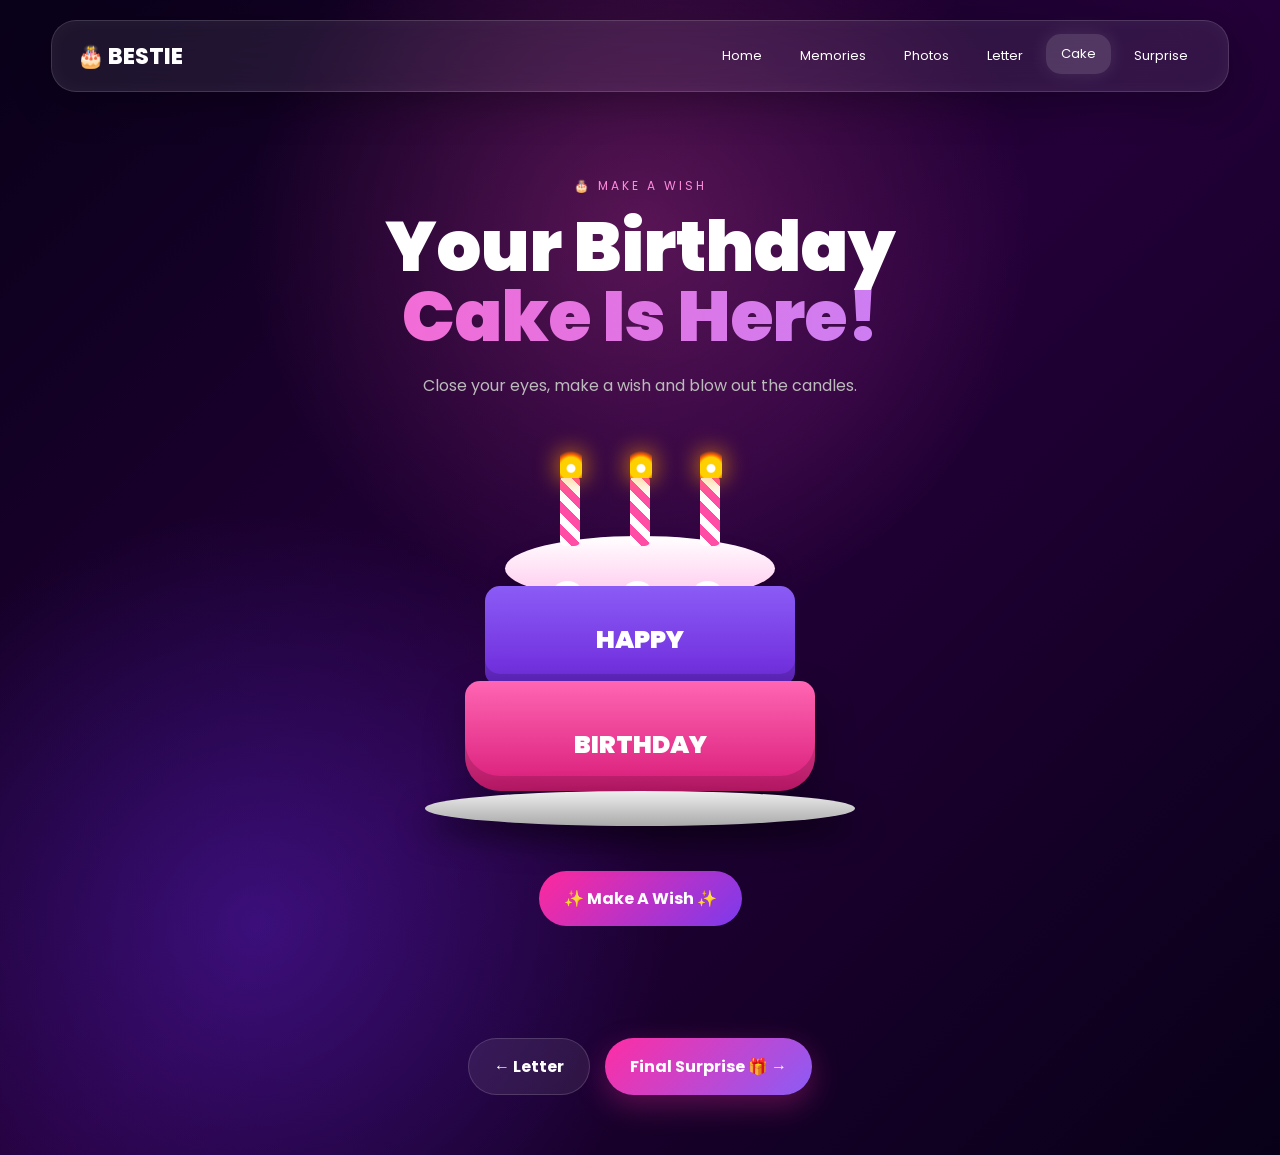
<file: cake.html>
<!DOCTYPE html>
<html lang="en">

<head>

    <meta charset="UTF-8">
    <meta name="viewport" content="width=device-width, initial-scale=1.0">

    <title>Birthday Cake 🎂</title>

    <link rel="stylesheet" href="css/style.css">

</head>

<body class="page-cake">

    <canvas id="fireworks"></canvas>

    <div id="confetti-container"></div>
    <div id="balloon-container"></div>


    <nav class="navbar">

        <div class="logo">
            🎂 BESTIE
        </div>

        <div class="nav-links">

            <a href="index.html">Home</a>
            <a href="memories.html">Memories</a>
            <a href="photo.html">Photos</a>
            <a href="letter.html">Letter</a>

            <a class="active" href="cake.html">
                Cake
            </a>

            <a href="surprise.html">Surprise</a>

        </div>

    </nav>


    <section class="cake-section">

        <div class="section-heading">

            <span>🎂 MAKE A WISH</span>

            <h1>
                Your Birthday
                <span>Cake Is Here!</span>
            </h1>

            <p>
                Close your eyes, make a wish and blow out
                the candles.
            </p>

        </div>


        <div class="cake-wrapper">

            <div class="candle candle-one">
                <div class="flame"></div>
            </div>

            <div class="candle candle-two">
                <div class="flame"></div>
            </div>

            <div class="candle candle-three">
                <div class="flame"></div>
            </div>


            <div class="cake-top">

                <div class="cream cream-one"></div>
                <div class="cream cream-two"></div>
                <div class="cream cream-three"></div>

            </div>


            <div class="cake-middle">

                <div class="cake-decoration"></div>

                <span>HAPPY</span>

            </div>


            <div class="cake-bottom">

                <span>
                    BIRTHDAY
                </span>

            </div>

            <div class="plate"></div>

        </div>


        <button class="wish-btn" onclick="makeWish()">
            ✨ Make A Wish ✨
        </button>


        <div id="wishMessage" class="wish-message">

            🎉 Your wish has been sent into the universe! 🎉

        </div>


        <div class="navigation-buttons">

            <a href="letter.html" class="secondary-btn">
                ← Letter
            </a>

            <a href="surprise.html" class="main-btn">
                Final Surprise 🎁 →
            </a>

        </div>

    </section>


    <script src="js/script.js"></script>

</body>
</html>
</file>
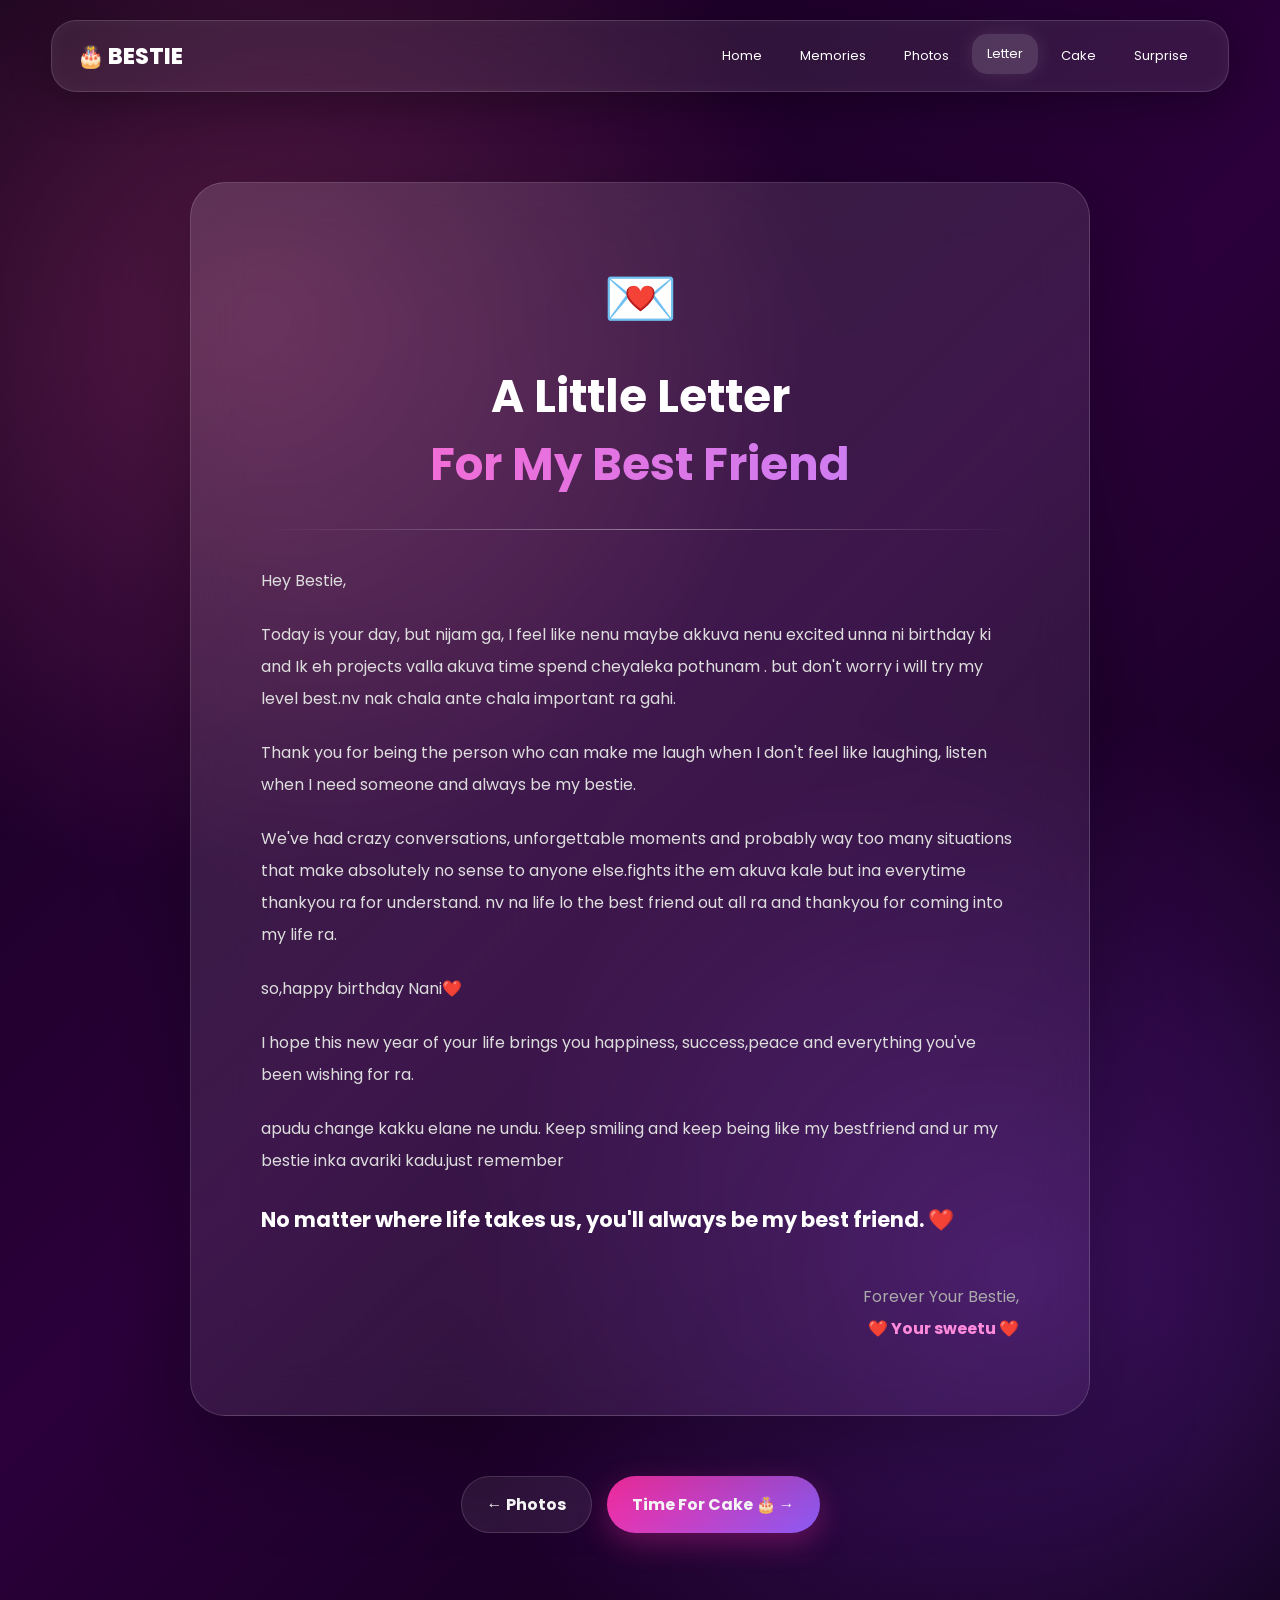
<file: letter.html>
<!DOCTYPE html>
<html lang="en">

<head>

    <meta charset="UTF-8">
    <meta name="viewport" content="width=device-width, initial-scale=1.0">

    <title>A Letter For You 💌</title>

    <link rel="stylesheet" href="css/style.css">

</head>

<body class="page-letter">

    <canvas id="fireworks"></canvas>

    <div id="confetti-container"></div>
    <div id="balloon-container"></div>


    <nav class="navbar">

        <div class="logo">
            🎂 BESTIE
        </div>

        <div class="nav-links">

            <a href="index.html">Home</a>
            <a href="memories.html">Memories</a>
            <a href="photo.html">Photos</a>

            <a class="active" href="letter.html">
                Letter
            </a>

            <a href="cake.html">Cake</a>
            <a href="surprise.html">Surprise</a>

        </div>

    </nav>


    <section class="letter-section">

        <div class="letter-card">

            <div class="letter-top">
                💌
            </div>

            <h1>
                A Little Letter
                <span>For My Best Friend</span>
            </h1>

            <div class="letter-line"></div>

            <p>
                Hey Bestie,
            </p>

            <p>
                Today is your day, but nijam ga, I feel like
                nenu maybe akkuva nenu excited unna ni birthday ki and Ik eh projects valla akuva time spend cheyaleka pothunam .
                but don't worry i will try my level best.nv nak chala ante chala important ra gahi.
            </p>

            <p>
                Thank you for being the person who can make me
                laugh when I don't feel like laughing, listen
                when I need someone and always be my bestie.
            </p>

            <p>
                We've had crazy conversations,
                unforgettable moments and probably way too many
                situations that make absolutely no sense to anyone
                else.fights ithe em akuva kale but ina everytime thankyou ra for understand.
                nv na life lo the best friend out all ra and thankyou for coming into my life ra.
            </p>

            <p>
                so,happy birthday Nani❤️
            </p>

            <p>
                I hope this new year of your life brings you
                happiness, success,peace and
                everything you've been wishing for ra.
            </p>

            <p>
                apudu change kakku elane ne undu.
                Keep smiling and keep being
                like my bestfriend and ur my bestie inka avariki kadu.just remember
            </p>

            <p class="highlight-letter">
                No matter where life takes us,
                you'll always be my best friend. ❤️
            </p>

            <div class="signature">

                Forever Your Bestie,
                <br>

                <strong>❤️ Your sweetu ❤️</strong>

            </div>

        </div>


        <div class="navigation-buttons">

            <a href="photo.html" class="secondary-btn">
                ← Photos
            </a>

            <a href="cake.html" class="main-btn">
                Time For Cake 🎂 →
            </a>

        </div>

    </section>


    <script src="js/script.js"></script>

</body>
</html>
</file>
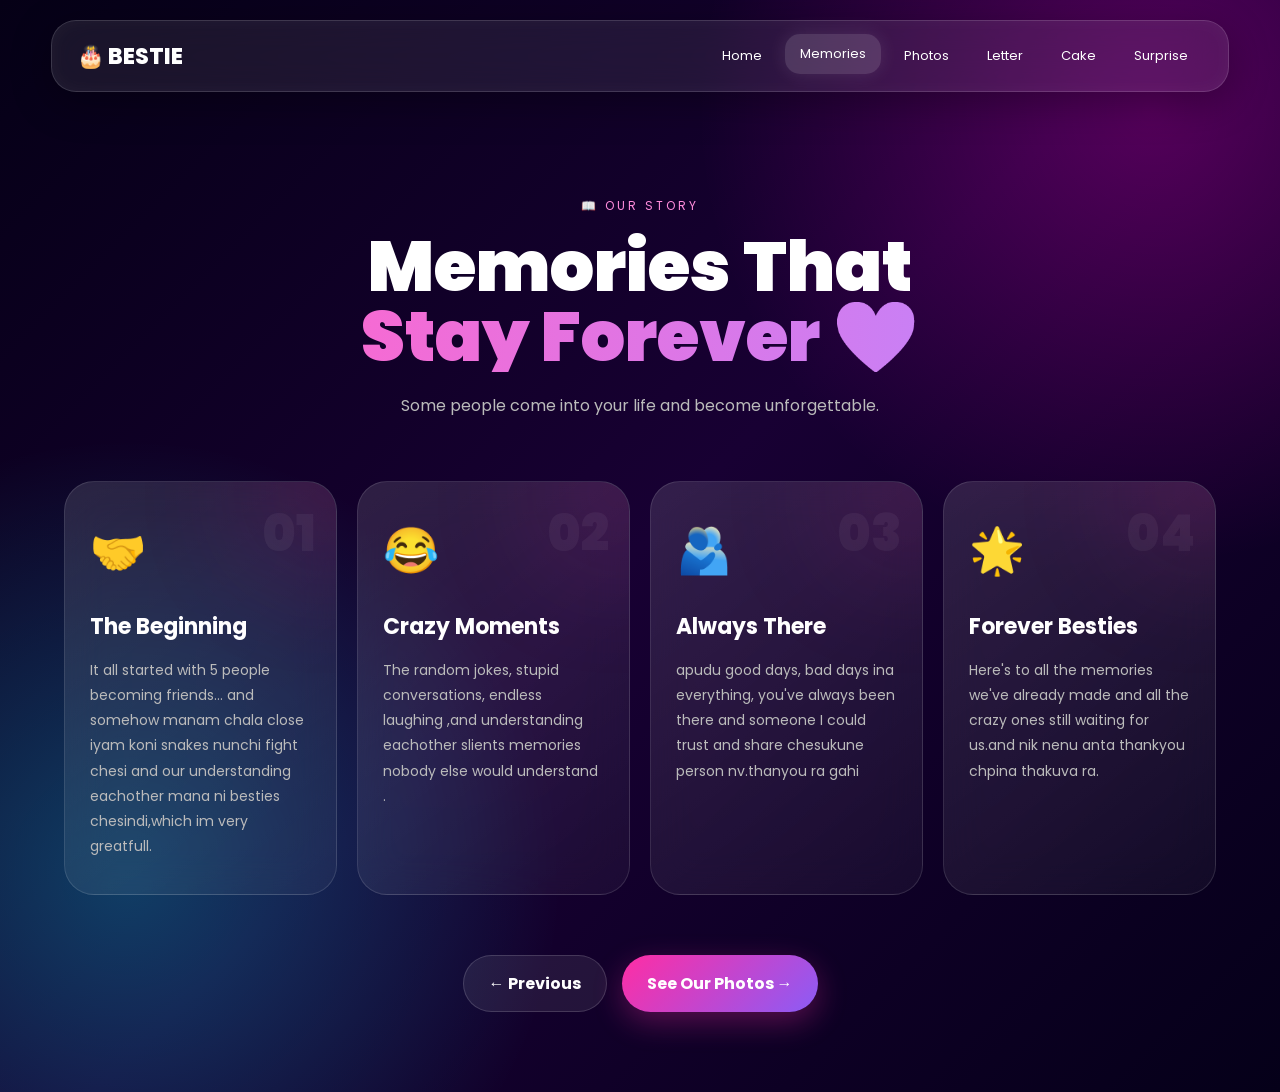
<file: memories.html>
<!DOCTYPE html>
<html lang="en">

<head>

    <meta charset="UTF-8">
    <meta name="viewport" content="width=device-width, initial-scale=1.0">

    <title>Our Memories ❤️</title>

    <link rel="stylesheet" href="css/style.css">

</head>

<body class="page-memories">

    <canvas id="fireworks"></canvas>

    <div id="confetti-container"></div>
    <div id="balloon-container"></div>

    <nav class="navbar">

        <div class="logo">
            🎂 BESTIE
        </div>

        <div class="nav-links">

            <a href="index.html">Home</a>

            <a class="active" href="memories.html">
                Memories
            </a>

            <a href="photo.html">
                Photos
            </a>

            <a href="letter.html">
                Letter
            </a>

            <a href="cake.html">
                Cake
            </a>

            <a href="surprise.html">
                Surprise
            </a>

        </div>

    </nav>


    <section class="section">

        <div class="section-heading">

            <span>📖 OUR STORY</span>

            <h1>
                Memories That
                <span>Stay Forever ❤️</span>
            </h1>

            <p>
                Some people come into your life and become
                unforgettable.
            </p>

        </div>


        <div class="memory-grid">

            <div class="memory-card">

                <div class="memory-number">
                    01
                </div>

                <div class="memory-icon">
                    🤝
                </div>

                <h2>
                    The Beginning
                </h2>

                <p>
                    It all started with 5 people becoming
                    friends... and somehow manam chala close iyam
                    koni snakes nunchi fight chesi and our understanding eachother
                    mana ni besties chesindi,which im very greatfull.
                </p>

            </div>


            <div class="memory-card">

                <div class="memory-number">
                    02
                </div>

                <div class="memory-icon">
                    😂
                </div>

                <h2>
                    Crazy Moments
                </h2>

                <p>
                    The random jokes, stupid conversations,
                    endless laughing ,and understanding eachother slients memories nobody
                    else would understand .
                </p>

            </div>


            <div class="memory-card">

                <div class="memory-number">
                    03
                </div>

                <div class="memory-icon">
                    🫂
                </div>

                <h2>
                    Always There
                </h2>

                <p>
                    apudu good days, bad days ina everything, 
                    you've always been there and someone I could
                    trust and share chesukune person nv.thanyou ra gahi <div class=""></div>
                </p>

            </div>


            <div class="memory-card">

                <div class="memory-number">
                    04
                </div>

                <div class="memory-icon">
                    🌟
                </div>

                <h2>
                    Forever Besties
                </h2>

                <p>
                    Here's to all the memories we've already
                    made and all the crazy ones still waiting
                    for us.and nik nenu anta thankyou chpina thakuva ra.
                </p>

            </div>

        </div>


        <div class="navigation-buttons">

            <a href="index.html" class="secondary-btn">
                ← Previous
            </a>

            <a href="photo.html" class="main-btn">
                See Our Photos →
            </a>

        </div>

    </section>


    <script src="js/script.js"></script>

</body>
</html>
</file>
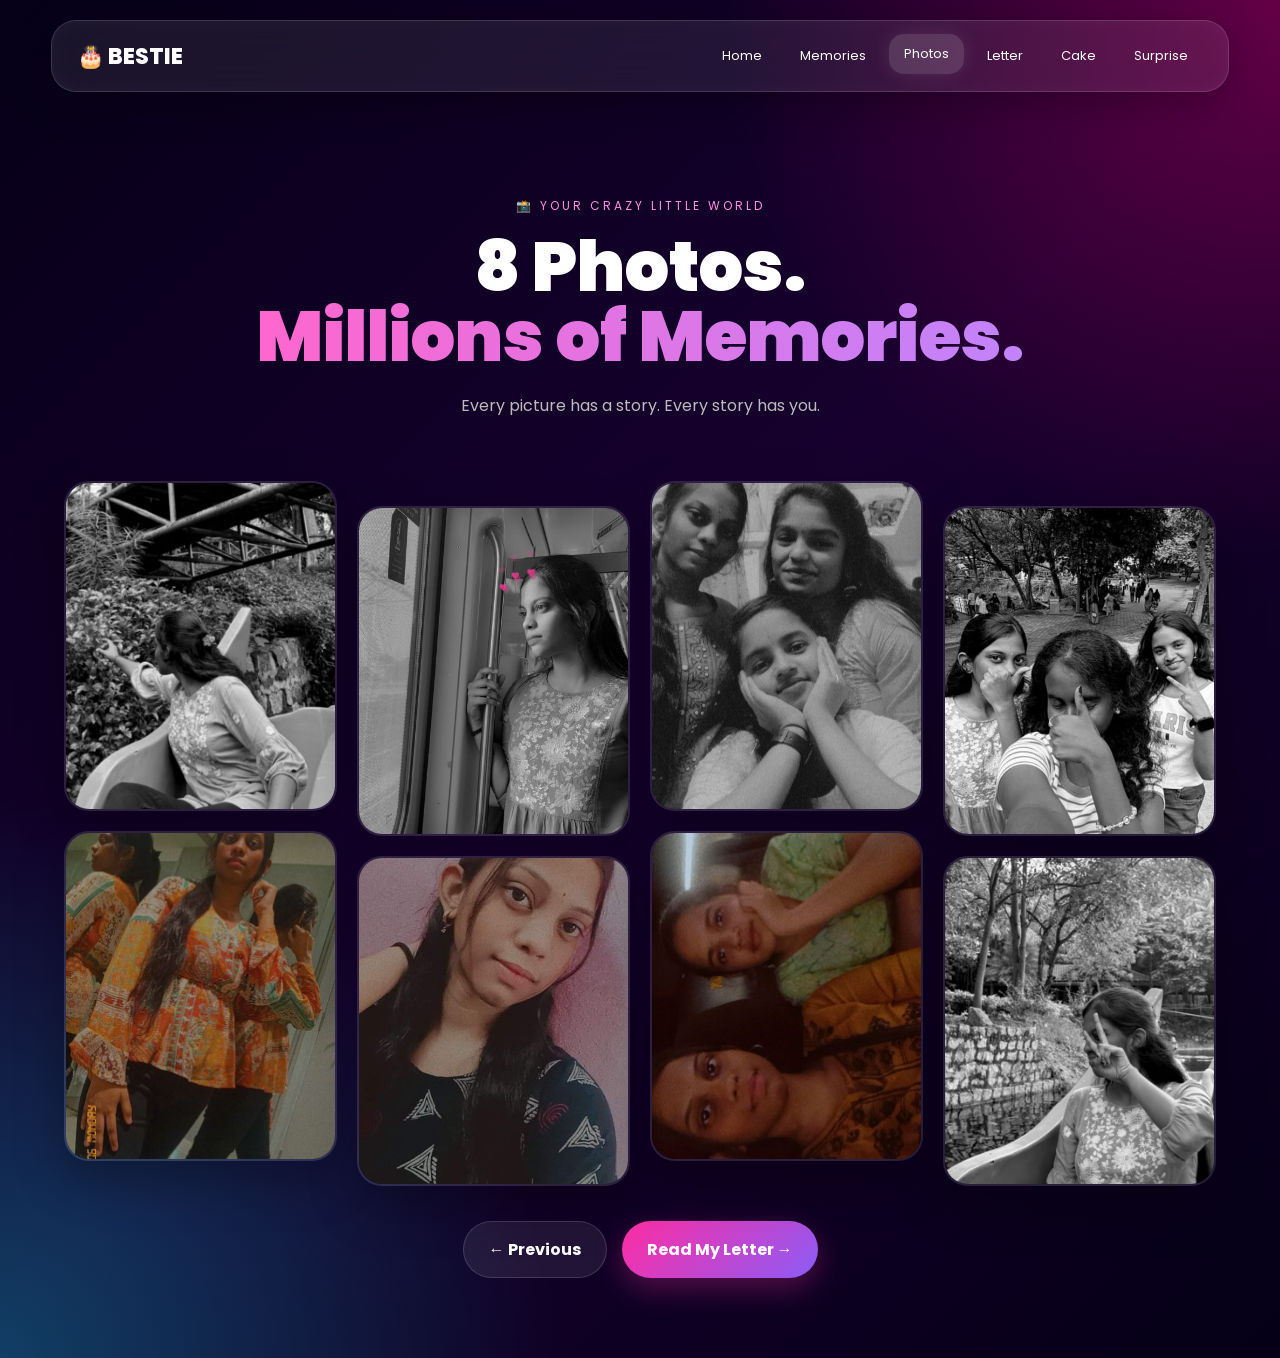
<file: photo.html>
<!DOCTYPE html>
<html lang="en">

<head>

    <meta charset="UTF-8">
    <meta name="viewport" content="width=device-width, initial-scale=1.0">

    <title>Our Photos 📸</title>

    <link rel="stylesheet" href="css/style.css">

</head>

<body class="page-photos">

    <canvas id="fireworks"></canvas>

    <div id="confetti-container"></div>
    <div id="balloon-container"></div>

    <nav class="navbar">

        <div class="logo">
            🎂 BESTIE
        </div>

        <div class="nav-links">

            <a href="index.html">Home</a>
            <a href="memories.html">Memories</a>

            <a class="active" href="photo.html">
                Photos
            </a>

            <a href="letter.html">Letter</a>
            <a href="cake.html">Cake</a>
            <a href="surprise.html">Surprise</a>

        </div>

    </nav>


    <section class="section photo-section">

        <div class="section-heading">

            <span>📸 YOUR CRAZY LITTLE WORLD</span>

            <h1>
                8 Photos.
                <span>Millions of Memories.</span>
            </h1>

            <p>
                Every picture has a story. Every story has you.
            </p>

        </div>


        <div class="gallery">

            <div class="gallery-item">
                <img src="images/photo1.jpg" alt="Memory 1">
                <div class="photo-overlay">
                    <span>Memory #01 ❤️</span>
                </div>
            </div>


            <div class="gallery-item">
                <img src="images/photo2.jpg" alt="Memory 2">
                <div class="photo-overlay">
                    <span>Memory #02 😎</span>
                </div>
            </div>


            <div class="gallery-item">
                <img src="images/photo3.jpg" alt="Memory 3">
                <div class="photo-overlay">
                    <span>Memory #03 😂</span>
                </div>
            </div>


            <div class="gallery-item">
                <img src="images/photo4.jpg" alt="Memory 4">
                <div class="photo-overlay">
                    <span>Memory #04 🫂</span>
                </div>
            </div>


            <div class="gallery-item">
                <img src="images/photo5.jpg" alt="Memory 5">
                <div class="photo-overlay">
                    <span>Memory #05 🔥</span>
                </div>
            </div>


            <div class="gallery-item">
                <img src="images/photo6.jpg" alt="Memory 6">
                <div class="photo-overlay">
                    <span>Memory #06 🤣</span>
                </div>
            </div>


            <div class="gallery-item">
                <img src="images/photo7.jpg" alt="Memory 7">
                <div class="photo-overlay">
                    <span>Memory #07 🥳</span>
                </div>
            </div>


            <div class="gallery-item">
                <img src="images/photo8.jpg" alt="Memory 8">
                <div class="photo-overlay">
                    <span>Memory #08 ⭐</span>
                </div>
            </div>

        </div>


        <div class="navigation-buttons">

            <a href="memories.html" class="secondary-btn">
                ← Previous
            </a>

            <a href="letter.html" class="main-btn">
                Read My Letter →
            </a>

        </div>

    </section>


    <script src="js/script.js"></script>

</body>
</html>
</file>
<file: css/style.css>
@import url('https://fonts.googleapis.com/css2?family=Poppins:wght@300;400;500;600;700;800;900&family=Pacifico&display=swap');


* {
    margin: 0;
    padding: 0;
    box-sizing: border-box;
}


html {
    scroll-behavior: smooth;
}


body {
    font-family: 'Poppins', sans-serif;
    min-height: 100vh;
    color: white;
    overflow-x: hidden;
    background:
        radial-gradient(circle at top left, #ff3cac, transparent 35%),
        radial-gradient(circle at bottom right, #784ba0, transparent 40%),
        linear-gradient(135deg, #08001f, #16002f, #09001c);
}


/* =========================
   PAGE BACKGROUNDS
========================= */

.page-home {
    background:
        radial-gradient(circle at 20% 20%, #ff4ecd55, transparent 30%),
        radial-gradient(circle at 80% 80%, #7b2cff66, transparent 35%),
        linear-gradient(135deg, #090019, #22003d, #080018);
}


.page-memories {
    background:
        radial-gradient(circle at 10% 80%, #00eaff44, transparent 30%),
        radial-gradient(circle at 90% 10%, #ff00cc44, transparent 30%),
        linear-gradient(135deg, #050016, #180033, #050019);
}


.page-photos {
    background:
        radial-gradient(circle at top right, #ff007755, transparent 30%),
        radial-gradient(circle at bottom left, #00eaff44, transparent 30%),
        linear-gradient(135deg, #060018, #17002e, #050017);
}


.page-letter {
    background:
        radial-gradient(circle at 20% 20%, #ff5fae44, transparent 35%),
        radial-gradient(circle at 80% 80%, #9333ea55, transparent 35%),
        linear-gradient(135deg, #100016, #2b003b, #0a0012);
}


.page-cake {
    background:
        radial-gradient(circle at 50% 20%, #ff4dbe44, transparent 35%),
        radial-gradient(circle at 20% 80%, #6c2cff55, transparent 30%),
        linear-gradient(135deg, #090019, #240039, #080018);
}


.page-surprise {
    background:
        radial-gradient(circle at center, #ff00aa55, transparent 35%),
        radial-gradient(circle at top left, #00eaff44, transparent 30%),
        linear-gradient(135deg, #070014, #25003e, #090018);
}


/* =========================
   NAVBAR
========================= */

.navbar {
    position: relative;
    z-index: 1000;

    width: 92%;
    max-width: 1250px;

    margin: 20px auto;

    padding: 15px 25px;

    display: flex;
    align-items: center;
    justify-content: space-between;

    border: 1px solid rgba(255,255,255,.15);

    border-radius: 25px;

    background: rgba(255,255,255,.08);

    backdrop-filter: blur(20px);

    box-shadow:
        0 10px 40px rgba(0,0,0,.3),
        inset 0 0 20px rgba(255,255,255,.04);
}


.logo {
    font-size: 22px;
    font-weight: 800;
}


.nav-links {
    display: flex;
    gap: 8px;
}


.nav-links a {
    color: white;
    text-decoration: none;

    padding: 10px 15px;

    border-radius: 15px;

    font-size: 13px;

    transition: .3s;
}


.nav-links a:hover,
.nav-links a.active {
    background: rgba(255,255,255,.15);

    box-shadow:
        0 0 20px rgba(255,255,255,.1);

    transform: translateY(-2px);
}


/* =========================
   HERO
========================= */

.hero {
    min-height: calc(100vh - 100px);

    width: 90%;
    max-width: 1200px;

    margin: auto;

    display: flex;
    align-items: center;
    justify-content: space-between;

    gap: 70px;
}


.hero-content {
    flex: 1;
}


.small-title {
    display: inline-block;

    padding: 10px 18px;

    border-radius: 50px;

    background: rgba(255,255,255,.1);

    border: 1px solid rgba(255,255,255,.15);

    font-size: 12px;

    letter-spacing: 2px;

    margin-bottom: 25px;
}


.hero h1 {
    font-size: clamp(50px, 7vw, 90px);

    line-height: .95;

    font-weight: 900;

    letter-spacing: -4px;

    margin-bottom: 30px;
}


.hero h1 span,
.section-heading h1 span,
.surprise-content h1 span,
.letter-card h1 span {
    display: block;

    background:
        linear-gradient(
            90deg,
            #ff66cc,
            #c084fc,
            #67e8f9,
            #ff66cc
        );

    background-size: 300%;

    -webkit-background-clip: text;
    background-clip: text;

    color: transparent;

    animation: gradientMove 5s infinite linear;
}


@keyframes gradientMove {

    0% {
        background-position: 0%;
    }

    100% {
        background-position: 300%;
    }

}


.hero-subtitle {
    color: #ddd;

    font-size: 18px;

    max-width: 550px;

    line-height: 1.8;

    margin-bottom: 25px;
}


.birthday-badge {
    display: inline-block;

    padding: 12px 20px;

    border-radius: 50px;

    background: rgba(255,255,255,.08);

    border: 1px solid rgba(255,255,255,.15);

    margin-bottom: 30px;

    font-size: 13px;
}


.hero-buttons {
    display: flex;
    gap: 15px;
    flex-wrap: wrap;
}


/* =========================
   BUTTONS
========================= */

.main-btn,
.secondary-btn,
.music-btn,
.wish-btn,
.celebrate-btn {

    border: none;

    text-decoration: none;

    display: inline-flex;

    align-items: center;

    justify-content: center;

    padding: 15px 25px;

    border-radius: 50px;

    color: white;

    font-family: inherit;

    font-weight: 700;

    cursor: pointer;

    transition: .3s;

}


.main-btn {

    background:
        linear-gradient(
            135deg,
            #ff2da4,
            #8b5cf6
        );

    box-shadow:
        0 10px 30px rgba(255,45,164,.3);
}


.secondary-btn,
.music-btn {

    background: rgba(255,255,255,.08);

    border: 1px solid rgba(255,255,255,.15);
}


.main-btn:hover,
.secondary-btn:hover,
.music-btn:hover,
.wish-btn:hover,
.celebrate-btn:hover {

    transform: translateY(-5px) scale(1.03);

    box-shadow:
        0 15px 40px rgba(255,255,255,.15);
}


/* =========================
   HERO PHOTO
========================= */

.hero-photo {
    width: 400px;
    height: 500px;

    position: relative;

    flex-shrink: 0;
}


.hero-photo img {
    width: 100%;
    height: 100%;

    object-fit: cover;

    border-radius: 40px;

    border: 5px solid rgba(255,255,255,.15);

    box-shadow:
        0 30px 80px rgba(0,0,0,.5),
        0 0 60px rgba(255,0,180,.2);

    transform: rotate(3deg);

    transition: .5s;
}


.hero-photo:hover img {
    transform:
        rotate(0deg)
        scale(1.03);
}


.photo-glow {
    position: absolute;

    inset: -30px;

    border-radius: 50px;

    background:
        linear-gradient(
            135deg,
            #ff00cc,
            #7c3aed,
            #00eaff
        );

    filter: blur(60px);

    opacity: .3;

    z-index: -1;
}


.photo-tag {
    position: absolute;

    bottom: 20px;
    left: 50%;

    transform: translateX(-50%);

    white-space: nowrap;

    padding: 12px 20px;

    border-radius: 50px;

    background: rgba(10,0,20,.75);

    backdrop-filter: blur(10px);

    border: 1px solid rgba(255,255,255,.2);

    font-size: 12px;
}


/* =========================
   SECTION
========================= */

.section {

    width: 90%;
    max-width: 1200px;

    margin: auto;

    padding: 80px 0;
}


.section-heading {
    text-align: center;

    max-width: 800px;

    margin: 0 auto 60px;
}


.section-heading > span {
    font-size: 12px;

    letter-spacing: 3px;

    color: #ff8bdc;
}


.section-heading h1 {

    font-size: clamp(40px, 6vw, 70px);

    line-height: 1;

    margin: 15px 0 20px;

    font-weight: 900;
}


.section-heading p {
    color: #bbb;

    line-height: 1.8;
}


/* =========================
   MEMORY CARDS
========================= */

.memory-grid {

    display: grid;

    grid-template-columns:
        repeat(4, 1fr);

    gap: 20px;
}


.memory-card {

    position: relative;

    padding: 35px 25px;

    min-height: 300px;

    border-radius: 30px;

    background:
        linear-gradient(
            145deg,
            rgba(255,255,255,.12),
            rgba(255,255,255,.04)
        );

    border: 1px solid rgba(255,255,255,.12);

    backdrop-filter: blur(20px);

    overflow: hidden;

    transition: .4s;
}


.memory-card::before {

    content: "";

    position: absolute;

    width: 120px;
    height: 120px;

    border-radius: 50%;

    background: #ff2db2;

    filter: blur(70px);

    opacity: .25;

    right: -50px;
    top: -50px;
}


.memory-card:hover {

    transform:
        translateY(-12px)
        rotate(-1deg);

    border-color: rgba(255,255,255,.3);

    box-shadow:
        0 25px 60px rgba(0,0,0,.3);
}


.memory-number {

    position: absolute;

    right: 20px;
    top: 15px;

    font-size: 50px;

    font-weight: 900;

    color: rgba(255,255,255,.05);
}


.memory-icon {

    font-size: 45px;

    margin-bottom: 25px;
}


.memory-card h2 {

    margin-bottom: 15px;

    font-size: 22px;
}


.memory-card p {

    color: #bbb;

    line-height: 1.8;

    font-size: 14px;
}


/* =========================
   PHOTO GALLERY
========================= */

.gallery {

    display: grid;

    grid-template-columns:
        repeat(4, 1fr);

    gap: 20px;
}


.gallery-item {

    position: relative;

    height: 330px;

    overflow: hidden;

    border-radius: 25px;

    border: 2px solid rgba(255,255,255,.12);

    box-shadow:
        0 20px 50px rgba(0,0,0,.3);

    transition: .4s;
}


.gallery-item:nth-child(even) {
    transform: translateY(25px);
}


.gallery-item:hover {

    transform:
        translateY(-10px)
        scale(1.03);

    z-index: 10;
}


.gallery-item img {

    width: 100%;
    height: 100%;

    object-fit: cover;

    transition: .6s;
}


.gallery-item:hover img {
    transform: scale(1.12);
}


.photo-overlay {

    position: absolute;

    bottom: 0;
    left: 0;
    right: 0;

    padding: 30px 20px 20px;

    background:
        linear-gradient(
            transparent,
            rgba(0,0,0,.8)
        );

    opacity: 0;

    transition: .4s;
}


.gallery-item:hover .photo-overlay {
    opacity: 1;
}


/* =========================
   LETTER
========================= */

.letter-section {

    width: 90%;

    max-width: 900px;

    margin: auto;

    padding: 70px 0;
}


.letter-card {

    position: relative;

    padding: 70px;

    border-radius: 35px;

    background:
        linear-gradient(
            135deg,
            rgba(255,255,255,.13),
            rgba(255,255,255,.05)
        );

    border: 1px solid rgba(255,255,255,.15);

    backdrop-filter: blur(25px);

    box-shadow:
        0 30px 100px rgba(0,0,0,.35);
}


.letter-top {

    font-size: 60px;

    text-align: center;

    margin-bottom: 20px;
}


.letter-card h1 {

    text-align: center;

    font-size: 45px;

    margin-bottom: 30px;
}


.letter-line {

    height: 1px;

    background:
        linear-gradient(
            90deg,
            transparent,
            rgba(255,255,255,.4),
            transparent
        );

    margin-bottom: 35px;
}


.letter-card p {

    color: #ddd;

    line-height: 2;

    font-size: 16px;

    margin-bottom: 22px;
}


.highlight-letter {

    font-size: 21px !important;

    color: white !important;

    font-weight: 700;
}


.signature {

    margin-top: 40px;

    text-align: right;

    color: #aaa;

    line-height: 2;
}


.signature strong {
    color: #ff8bdc;
}


/* =========================
   CAKE
========================= */

.cake-section {

    width: 90%;

    max-width: 900px;

    margin: auto;

    padding: 60px 0;

    text-align: center;
}


.cake-wrapper {

    position: relative;

    width: 420px;

    height: 370px;

    margin: 70px auto 30px;
}


.plate {

    position: absolute;

    width: 430px;
    height: 35px;

    bottom: 15px;
    left: -5px;

    border-radius: 50%;

    background:
        linear-gradient(
            #eee,
            #aaa
        );

    box-shadow:
        0 15px 30px rgba(0,0,0,.5);
}


.cake-bottom {

    position: absolute;

    bottom: 50px;

    left: 35px;

    width: 350px;

    height: 110px;

    border-radius:
        15px 15px 35px 35px;

    background:
        linear-gradient(
            180deg,
            #ff66b3,
            #d81b78
        );

    box-shadow:
        inset 0 -15px rgba(0,0,0,.15),
        0 20px 40px rgba(0,0,0,.3);
}


.cake-bottom span {

    display: block;

    margin-top: 45px;

    font-size: 25px;

    font-weight: 900;
}


.cake-middle {

    position: absolute;

    bottom: 155px;

    left: 55px;

    width: 310px;

    height: 100px;

    border-radius: 15px;

    background:
        linear-gradient(
            180deg,
            #8b5cf6,
            #6d28d9
        );

    box-shadow:
        inset 0 -12px rgba(0,0,0,.15);
}


.cake-middle span {

    display: block;

    padding-top: 35px;

    font-size: 25px;

    font-weight: 900;
}


.cake-top {

    position: absolute;

    bottom: 240px;

    left: 75px;

    width: 270px;

    height: 65px;

    border-radius: 50%;

    background:
        linear-gradient(
            180deg,
            #fff,
            #ffc6ed
        );

    box-shadow:
        0 10px 20px rgba(0,0,0,.2);
}


.cream {

    position: absolute;

    width: 35px;
    height: 35px;

    border-radius: 50%;

    background: #fff;

    bottom: -15px;
}


.cream-one {
    left: 45px;
}


.cream-two {
    left: 115px;
}


.cream-three {
    left: 185px;
}


.candle {

    position: absolute;

    z-index: 10;

    bottom: 295px;

    width: 20px;

    height: 70px;

    border-radius: 5px;

    background:
        repeating-linear-gradient(
            45deg,
            #fff 0 8px,
            #ff4da6 8px 16px
        );
}


.candle-one {
    left: 130px;
}


.candle-two {
    left: 200px;
}


.candle-three {
    left: 270px;
}


.flame {

    position: absolute;

    width: 22px;
    height: 32px;

    background:
        radial-gradient(
            circle at 50% 70%,
            #fff 0 15%,
            #ffd000 20% 45%,
            #ff6800 55%,
            transparent 70%
        );

    top: -30px;

    animation:
        flame 0.5s infinite alternate;

    filter:
        drop-shadow(
            0 0 12px #ff9900
        );
}


@keyframes flame {

    from {
        transform: scale(1) rotate(-3deg);
    }

    to {
        transform: scale(1.15) rotate(3deg);
    }

}


.wish-btn {

    background:
        linear-gradient(
            135deg,
            #ff299c,
            #7c3aed
        );

    font-size: 16px;
}


.wish-message {

    margin-top: 25px;

    opacity: 0;

    transform: translateY(15px);

    transition: .5s;

    font-size: 18px;

    color: #ffb6e5;
}


.wish-message.show {

    opacity: 1;

    transform: translateY(0);
}


/* =========================
   SURPRISE
========================= */

.surprise-page {

    min-height: calc(100vh - 100px);

    display: flex;

    align-items: center;

    justify-content: center;

    text-align: center;

    padding: 50px 20px;
}


.surprise-content {

    max-width: 900px;
}


.gift-icon {

    font-size: 90px;

    animation:
        giftBounce 1.5s infinite;
}


@keyframes giftBounce {

    0%,100% {
        transform: translateY(0) rotate(-5deg);
    }

    50% {
        transform: translateY(-15px) rotate(5deg);
    }

}


.surprise-content h1 {

    font-size: clamp(60px, 10vw, 130px);

    line-height: .9;

    font-weight: 900;

    margin: 20px 0;
}


.final-message {

    color: #ddd;

    font-size: 20px;

    line-height: 1.8;

    margin-bottom: 25px;
}


.final-photo {

    width: 200px;
    height: 200px;

    margin: 30px auto;

    border-radius: 50%;

    padding: 7px;

    background:
        linear-gradient(
            135deg,
            #ff29a8,
            #7c3aed,
            #00eaff
        );

    animation:
        photoSpin 8s linear infinite;
}


.final-photo img {

    width: 100%;
    height: 100%;

    object-fit: cover;

    border-radius: 50%;

    border: 5px solid #17002e;

    animation:
        photoSpinReverse 8s linear infinite;
}


@keyframes photoSpin {

    to {
        transform: rotate(360deg);
    }

}


@keyframes photoSpinReverse {

    to {
        transform: rotate(-360deg);
    }

}


.surprise-content h2 {

    font-size: 28px;

    margin-top: 20px;
}


.surprise-content h3 {

    font-size: 40px;

    color: #ff6bc2;

    margin: 10px 0 25px;
}


.celebrate-btn {

    font-size: 18px;

    padding: 18px 35px;

    background:
        linear-gradient(
            135deg,
            #ff299c,
            #7c3aed,
            #00c6ff
        );

    background-size: 200%;

    animation:
        buttonGlow 3s infinite;
}


@keyframes buttonGlow {

    0%,100% {
        background-position: 0%;
    }

    50% {
        background-position: 100%;
    }

}


.final-wish {

    color: #bbb;

    line-height: 2;

    margin-top: 30px;
}


/* =========================
   NAVIGATION
========================= */

.navigation-buttons {

    display: flex;

    justify-content: center;

    gap: 15px;

    margin-top: 60px;

    flex-wrap: wrap;
}


/* =========================
   BALLOONS
========================= */

.balloon {

    position: fixed;

    bottom: -150px;

    width: 55px;
    height: 70px;

    border-radius:
        50% 50% 45% 45%;

    z-index: 2;

    pointer-events: none;

    animation:
        balloonFloat linear forwards;

    box-shadow:
        inset -10px -10px 20px rgba(0,0,0,.15),
        0 10px 30px rgba(0,0,0,.15);
}


.balloon::before {

    content: "";

    position: absolute;

    bottom: -8px;

    left: 22px;

    width: 10px;
    height: 10px;

    background: inherit;

    transform: rotate(45deg);
}


.balloon::after {

    content: "";

    position: absolute;

    width: 1px;

    height: 120px;

    background: rgba(255,255,255,.5);

    top: 65px;

    left: 27px;
}


@keyframes balloonFloat {

    0% {
        transform:
            translateY(0)
            translateX(0)
            rotate(-5deg);

        opacity: 0;
    }

    10% {
        opacity: 1;
    }

    50% {
        transform:
            translateY(-60vh)
            translateX(60px)
            rotate(8deg);
    }

    100% {
        transform:
            translateY(-120vh)
            translateX(-60px)
            rotate(-8deg);

        opacity: 0;
    }

}


/* =========================
   CONFETTI
========================= */

.confetti {

    position: fixed;

    width: 9px;
    height: 15px;

    top: -20px;

    z-index: 100;

    pointer-events: none;

    animation:
        confettiFall linear forwards;
}


@keyframes confettiFall {

    0% {

        transform:
            translateY(0)
            rotate(0deg);

        opacity: 1;
    }

    100% {

        transform:
            translateY(110vh)
            rotate(720deg);

        opacity: .2;
    }

}


/* =========================
   FIREWORK CANVAS
========================= */

#fireworks {

    position: fixed;

    inset: 0;

    width: 100%;
    height: 100%;

    pointer-events: none;

    z-index: 1;
}


/* =========================
   SCROLL
========================= */

.scroll-down {

    position: absolute;

    bottom: 25px;

    left: 50%;

    transform: translateX(-50%);

    color: #aaa;

    font-size: 12px;

    animation:
        scrollBounce 1.5s infinite;
}


@keyframes scrollBounce {

    0%,100% {
        transform:
            translateX(-50%)
            translateY(0);
    }

    50% {
        transform:
            translateX(-50%)
            translateY(-8px);
    }

}


/* =========================
   RESPONSIVE
========================= */

@media(max-width:1000px) {

    .navbar {
        flex-direction: column;
        gap: 15px;
    }

    .nav-links {
        flex-wrap: wrap;
        justify-content: center;
    }

    .hero {
        flex-direction: column-reverse;

        text-align: center;

        padding: 60px 0;
    }

    .hero-buttons {
        justify-content: center;
    }

    .hero-photo {
        width: 320px;
        height: 400px;
    }

    .memory-grid {
        grid-template-columns:
            repeat(2, 1fr);
    }

    .gallery {
        grid-template-columns:
            repeat(2, 1fr);
    }

}


@media(max-width:600px) {

    .navbar {
        width: 95%;
    }

    .nav-links a {
        padding: 7px 8px;
        font-size: 10px;
    }

    .hero h1 {
        letter-spacing: -2px;
    }

    .hero-photo {
        width: 270px;
        height: 340px;
    }

    .memory-grid {
        grid-template-columns: 1fr;
    }

    .gallery {
        grid-template-columns: 1fr;
    }

    .gallery-item:nth-child(even) {
        transform: none;
    }

    .letter-card {
        padding: 30px 22px;
    }

    .letter-card h1 {
        font-size: 32px;
    }

    .cake-wrapper {
        transform: scale(.75);
        margin-left: -10px;
    }

    .surprise-content h1 {
        font-size: 65px;
    }

}
</file>
